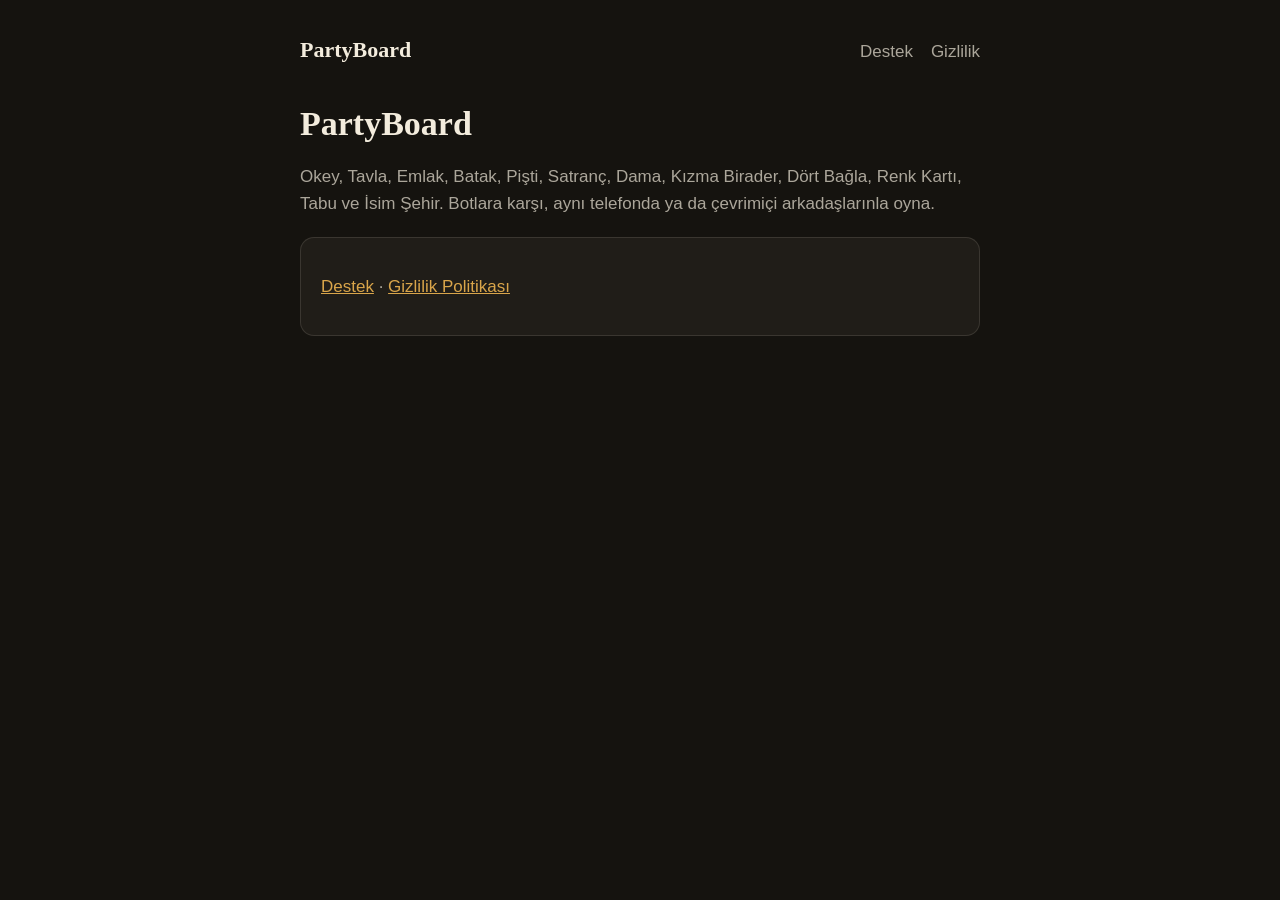
<file: index.html>
<!doctype html><html lang="tr"><head><meta charset="utf-8"><meta name="viewport" content="width=device-width, initial-scale=1"><title>PartyBoard</title><meta name="description" content="PartyBoard: Okey, Tavla, Emlak, Batak ve daha fazlası tek uygulamada."><link rel="stylesheet" href="styles.css"></head><body><main><nav><a class="brand" href="./">PartyBoard</a><a href="support.html">Destek</a><a href="privacy.html">Gizlilik</a></nav>
<h1>PartyBoard</h1>
<p>Okey, Tavla, Emlak, Batak, Pişti, Satranç, Dama, Kızma Birader, Dört Bağla, Renk Kartı, Tabu ve İsim Şehir. Botlara karşı, aynı telefonda ya da çevrimiçi arkadaşlarınla oyna.</p>
<div class="card"><p><a href="support.html">Destek</a> · <a href="privacy.html">Gizlilik Politikası</a></p></div>
</main></body></html>
</file>
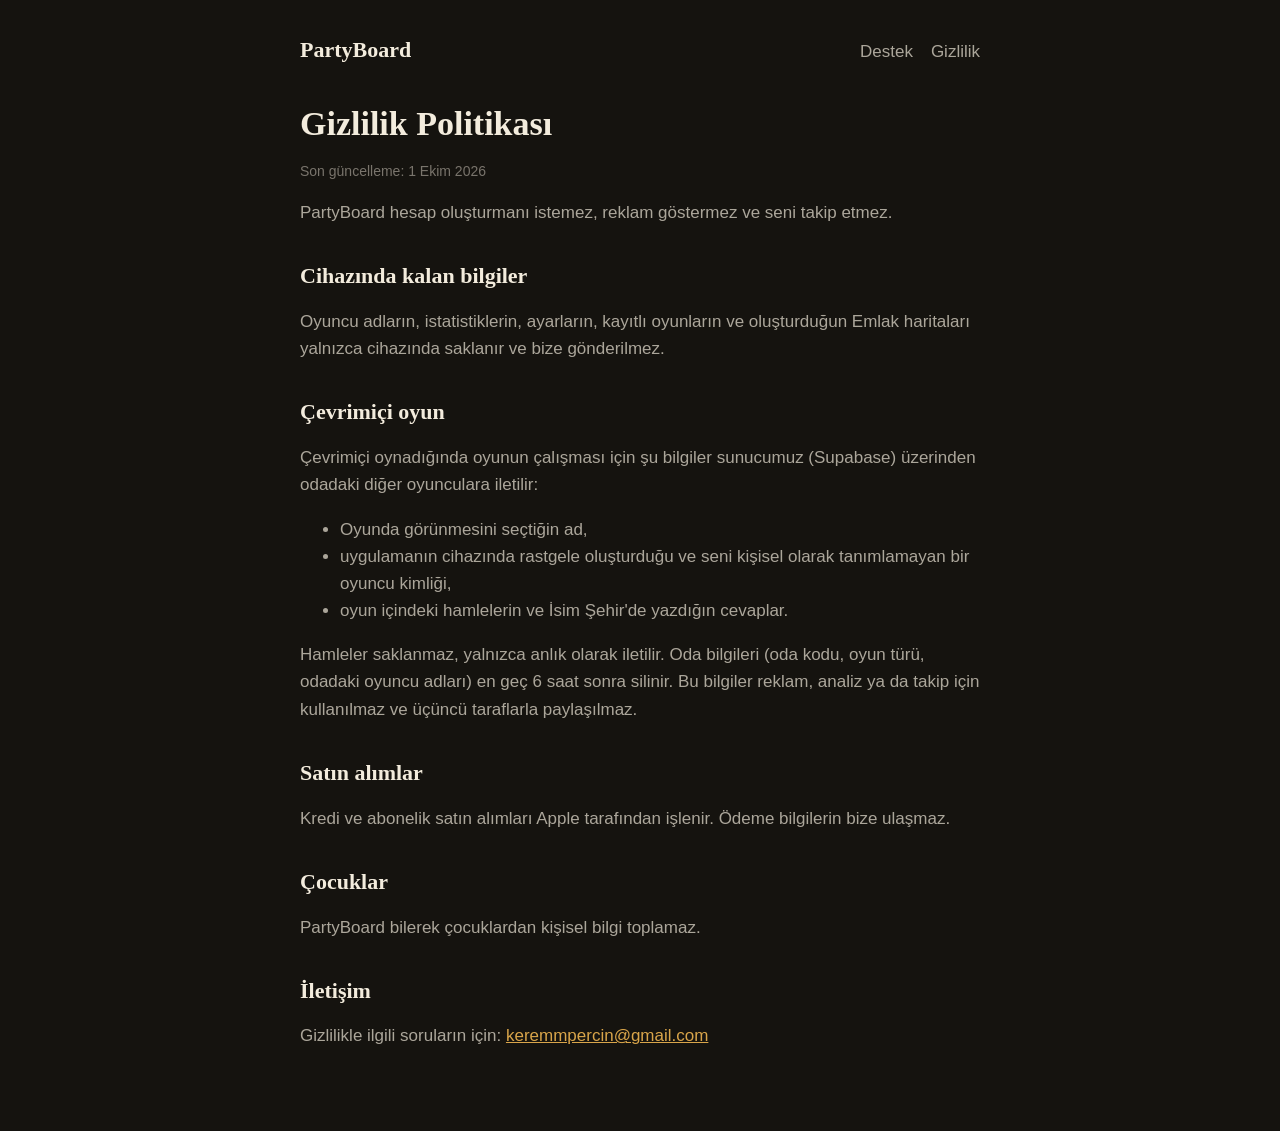
<file: privacy.html>
<!doctype html><html lang="tr"><head><meta charset="utf-8"><meta name="viewport" content="width=device-width, initial-scale=1"><title>PartyBoard Gizlilik Politikası</title><meta name="description" content="PartyBoard gizlilik politikası."><link rel="stylesheet" href="styles.css"></head><body><main><nav><a class="brand" href="./">PartyBoard</a><a href="support.html">Destek</a><a href="privacy.html">Gizlilik</a></nav>
<h1>Gizlilik Politikası</h1>
<p class="muted">Son güncelleme: 1 Ekim 2026</p>
<p>PartyBoard hesap oluşturmanı istemez, reklam göstermez ve seni takip etmez.</p>
<h2>Cihazında kalan bilgiler</h2>
<p>Oyuncu adların, istatistiklerin, ayarların, kayıtlı oyunların ve oluşturduğun Emlak haritaları yalnızca cihazında saklanır ve bize gönderilmez.</p>
<h2>Çevrimiçi oyun</h2>
<p>Çevrimiçi oynadığında oyunun çalışması için şu bilgiler sunucumuz (Supabase) üzerinden odadaki diğer oyunculara iletilir:</p>
<ul>
<li>Oyunda görünmesini seçtiğin ad,</li>
<li>uygulamanın cihazında rastgele oluşturduğu ve seni kişisel olarak tanımlamayan bir oyuncu kimliği,</li>
<li>oyun içindeki hamlelerin ve İsim Şehir'de yazdığın cevaplar.</li>
</ul>
<p>Hamleler saklanmaz, yalnızca anlık olarak iletilir. Oda bilgileri (oda kodu, oyun türü, odadaki oyuncu adları) en geç 6 saat sonra silinir. Bu bilgiler reklam, analiz ya da takip için kullanılmaz ve üçüncü taraflarla paylaşılmaz.</p>
<h2>Satın alımlar</h2>
<p>Kredi ve abonelik satın alımları Apple tarafından işlenir. Ödeme bilgilerin bize ulaşmaz.</p>
<h2>Çocuklar</h2>
<p>PartyBoard bilerek çocuklardan kişisel bilgi toplamaz.</p>
<h2>İletişim</h2>
<p>Gizlilikle ilgili soruların için: <a href="mailto:keremmpercin@gmail.com">keremmpercin@gmail.com</a></p>
</main></body></html>
</file>
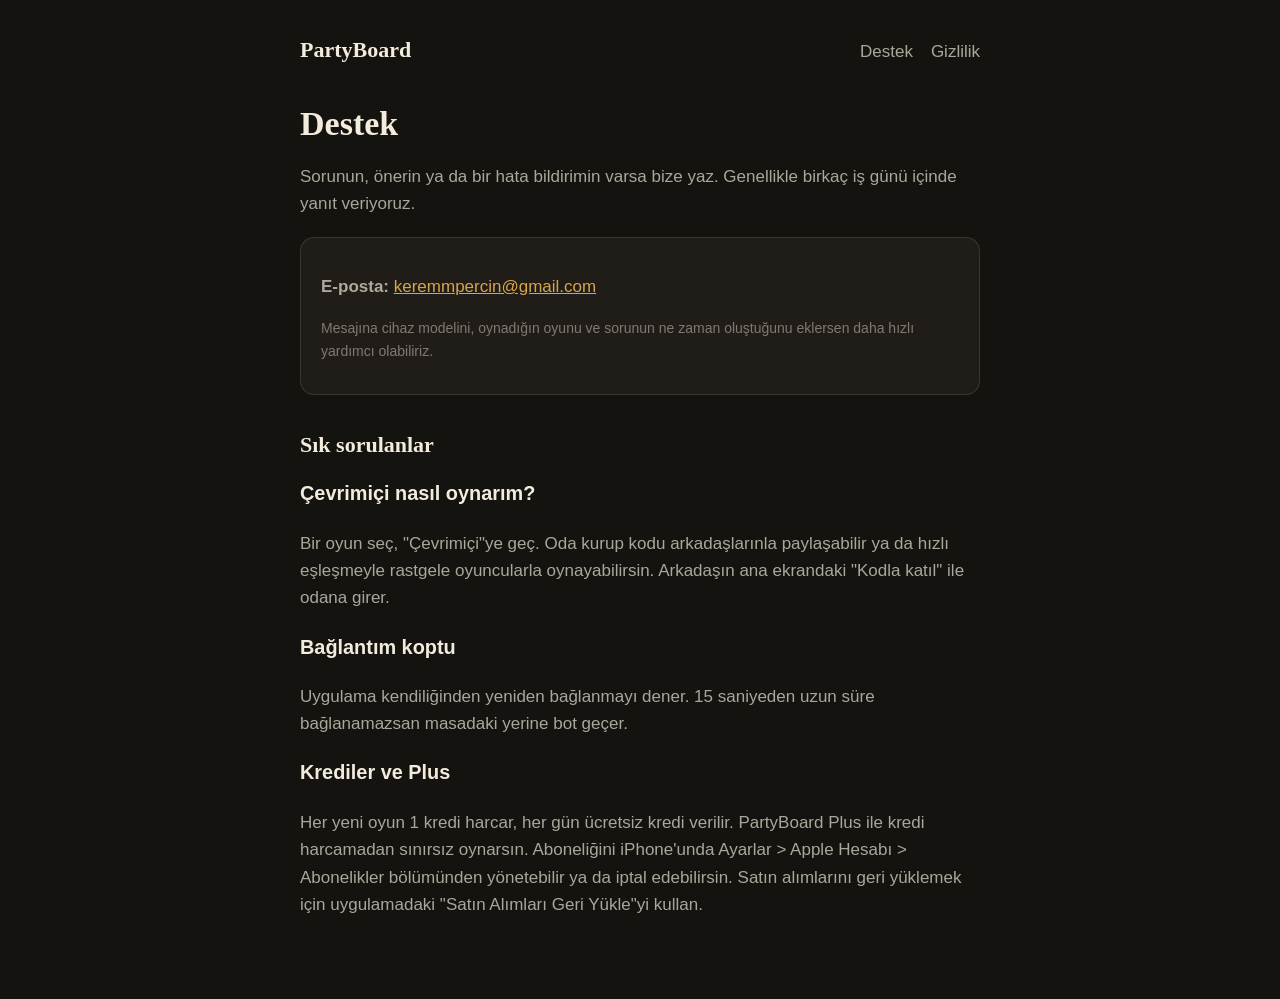
<file: support.html>
<!doctype html><html lang="tr"><head><meta charset="utf-8"><meta name="viewport" content="width=device-width, initial-scale=1"><title>PartyBoard Destek</title><meta name="description" content="PartyBoard uygulaması için destek ve iletişim."><link rel="stylesheet" href="styles.css"></head><body><main><nav><a class="brand" href="./">PartyBoard</a><a href="support.html">Destek</a><a href="privacy.html">Gizlilik</a></nav>
<h1>Destek</h1>
<p>Sorunun, önerin ya da bir hata bildirimin varsa bize yaz. Genellikle birkaç iş günü içinde yanıt veriyoruz.</p>
<div class="card"><p><strong>E-posta:</strong> <a href="mailto:keremmpercin@gmail.com">keremmpercin@gmail.com</a></p>
<p class="muted">Mesajına cihaz modelini, oynadığın oyunu ve sorunun ne zaman oluştuğunu eklersen daha hızlı yardımcı olabiliriz.</p></div>
<h2>Sık sorulanlar</h2>
<h3>Çevrimiçi nasıl oynarım?</h3>
<p>Bir oyun seç, "Çevrimiçi"ye geç. Oda kurup kodu arkadaşlarınla paylaşabilir ya da hızlı eşleşmeyle rastgele oyuncularla oynayabilirsin. Arkadaşın ana ekrandaki "Kodla katıl" ile odana girer.</p>
<h3>Bağlantım koptu</h3>
<p>Uygulama kendiliğinden yeniden bağlanmayı dener. 15 saniyeden uzun süre bağlanamazsan masadaki yerine bot geçer.</p>
<h3>Krediler ve Plus</h3>
<p>Her yeni oyun 1 kredi harcar, her gün ücretsiz kredi verilir. PartyBoard Plus ile kredi harcamadan sınırsız oynarsın. Aboneliğini iPhone'unda Ayarlar &gt; Apple Hesabı &gt; Abonelikler bölümünden yönetebilir ya da iptal edebilirsin. Satın alımlarını geri yüklemek için uygulamadaki "Satın Alımları Geri Yükle"yi kullan.</p>
</main></body></html>
</file>
<file: styles.css>
:root { --bg: #15130f; --card: #201d18; --text: #f3ecdd; --dim: rgba(243,236,221,.68); --line: rgba(243,236,221,.12); --brass: #d9a54a; }
* { box-sizing: border-box; }
body { margin: 0; background: var(--bg); color: var(--text); font: 17px/1.6 -apple-system, BlinkMacSystemFont, "Segoe UI", sans-serif; }
main { max-width: 720px; margin: 0 auto; padding: 32px 20px 64px; }
nav { display: flex; gap: 18px; align-items: baseline; margin-bottom: 36px; }
nav .brand { font-family: "New York", Georgia, serif; font-weight: 700; font-size: 22px; color: var(--text); text-decoration: none; margin-right: auto; }
nav a { color: var(--dim); text-decoration: none; }
nav a:hover { color: var(--brass); }
h1, h2 { font-family: "New York", Georgia, serif; line-height: 1.25; }
h1 { font-size: 34px; margin: 0 0 8px; }
h2 { font-size: 22px; margin-top: 36px; }
p, li { color: var(--dim); }
a { color: var(--brass); }
.card { background: var(--card); border: 1px solid var(--line); border-radius: 14px; padding: 18px 20px; margin: 20px 0; }
.muted { font-size: 14px; color: rgba(243,236,221,.45); }
</file>
